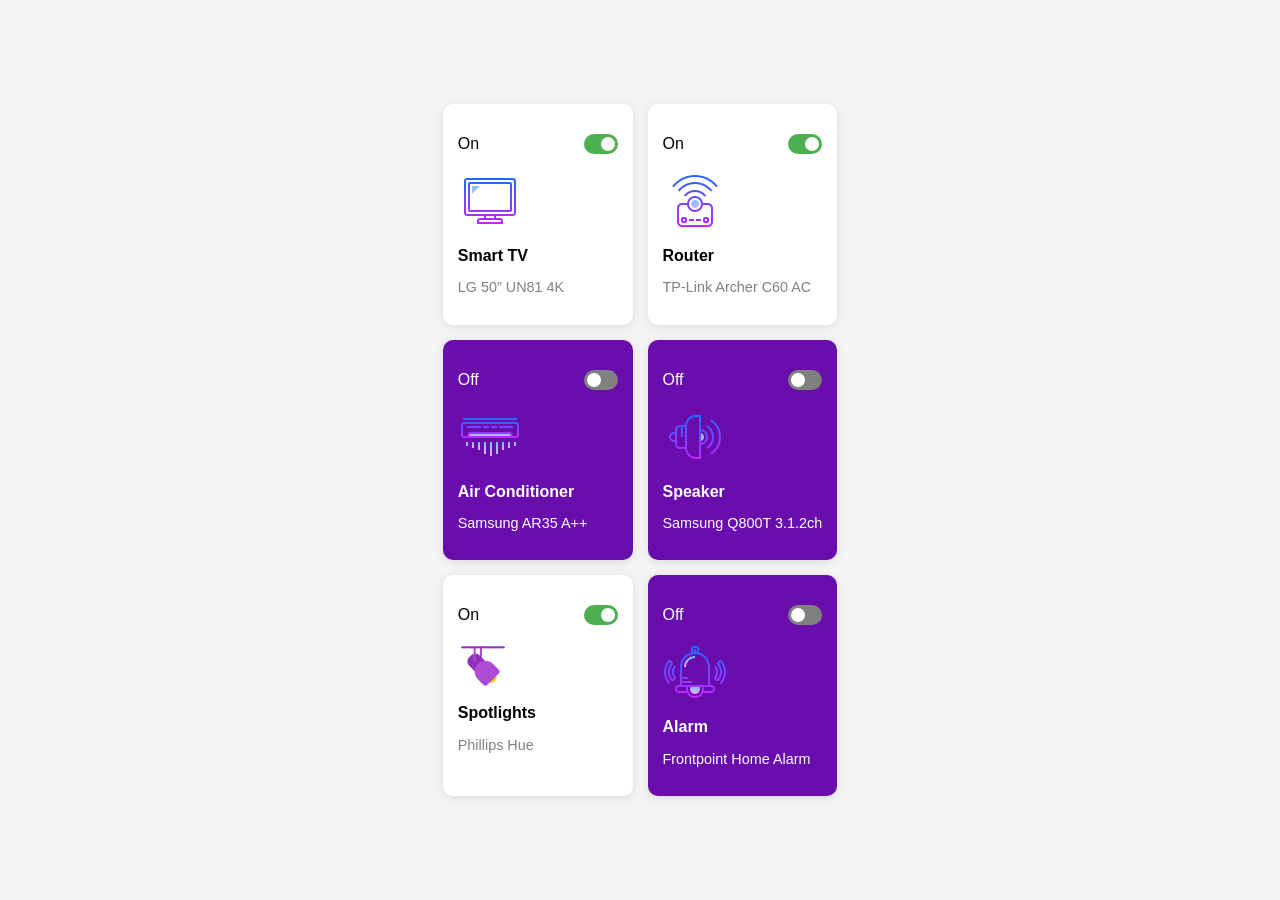
<file: Code/second week/index.html>
<!DOCTYPE html>
<html lang="vi">
    <head>
        <title>Bài tập tuần 2</title>
        <meta charset="UTF-8">
        <meta name="description" content="Re. noahDuong">
        <meta name="keywords" content="Java,CSS,HTML">
        <meta name="viewport" content="width=device-width, initial-scale=1.0">
        <link rel="stylesheet" href="./style.css">
    </head>
    <body>
        <div class="container">
            <div class="device">
                <div class="header">
                    <p class="status">On</p>
                    <label class="switch">
                        <input type="checkbox" checked onchange="toggleDevice(this)">
                        <span class="slider"></span>
                    </label>
                </div>
                <img src="./tv.png" class="icon">
                <p class="title">Smart TV</p>
                <p class="description">LG 50” UN81 4K</p>
                
            </div>
    
            <div class="device">
                <div class="header">
                    <p class="status">On</p>
                    <label class="switch">
                        <input type="checkbox" checked onchange="toggleDevice(this)">
                        <span class="slider"></span>
                    </label>
                </div>
                <img src="./router.png" class="icon">
                <p class="title">Router</p>
                <p class="description">TP-Link Archer C60 AC</p>
            </div>
    
            <div class="device highlight">
                <div class="header">
                    <p class="status">Off</p>
                    <label class="switch">
                        <input type="checkbox" onchange="toggleDevice(this)">
                        <span class="slider"></span>
                    </label>
                </div>
                <img src="./air-conditioner.png" class="icon">
                <p class="title">Air Conditioner</p>
                <p class="description">Samsung AR35 A++</p>
            </div>
    
            <div class="device highlight">
                <div class="header">
                    <p class="status">Off</p>
                    <label class="switch">
                        <input type="checkbox" onchange="toggleDevice(this)">
                        <span class="slider"></span>
                    </label>
                </div>
                <img src="./icons8-speaker-64.png" class="icon">
                <p class="title">Speaker</p>
                <p class="description">Samsung Q800T 3.1.2ch</p>
            </div>
    
            <div class="device">
                <div class="header">
                    <p class="status">On</p>
                    <label class="switch">
                        <input type="checkbox" checked onchange="toggleDevice(this)">
                        <span class="slider"></span>
                    </label>
                </div>
                <img src="./icons8-spotlight-50.png" class="icon">
                <p class="title">Spotlights</p>
                <p class="description">Phillips Hue</p>
            </div>
    
            <div class="device highlight">
                <div class="header">
                    <p class="status">Off</p>
                    <label class="switch">
                        <input type="checkbox" onchange="toggleDevice(this)">
                        <span class="slider"></span>
                    </label>
                </div>
                <img src="./icons8-alarm-64.png" class="icon">
                <p class="title">Alarm</p>
                <p class="description">Frontpoint Home Alarm</p>
            </div>
        </div>
    
        <script>
            function toggleDevice(element) {
                let device = element.closest(".device");
                let statusText = device.querySelector(".status");
    
                if (element.checked) {
                    statusText.textContent = "On";
                    device.classList.remove("highlight");
                } else {
                    statusText.textContent = "Off";
                    device.classList.add("highlight");
                }
            }
        </script>
    </body>
    </html>
</file>
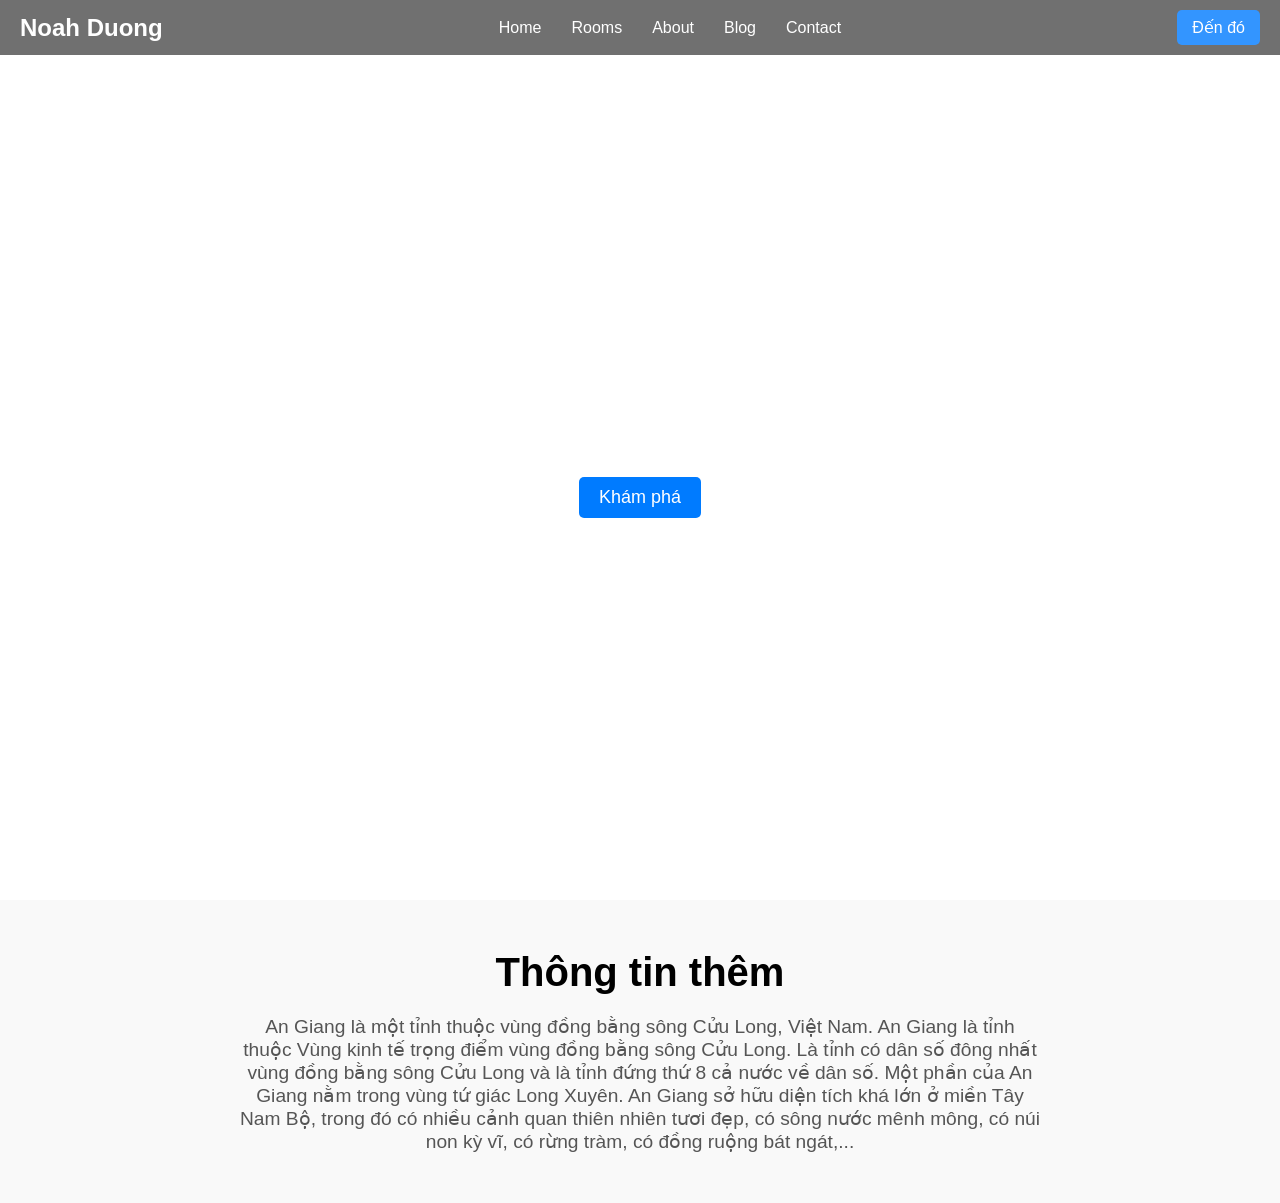
<file: Code/danhlamthangcanh.html>
<!DOCTYPE html>
<html lang="en">
<head>
    <meta charset="UTF-8">
    <meta name="viewport" content="width=device-width, initial-scale=1.0">
    <title>An Giang Province</title>
    <style>
        * {
            margin: 0;
            padding: 0;
            box-sizing: border-box;
        }
        body {
            font-family: Arial, sans-serif;
        }
        .navbar {
            display: flex;
            justify-content: space-between;
            align-items: center;
            background-color: rgba(0, 0, 0, 0.7);
            color: white;
            opacity: 80%;
            padding: 10px 20px;
            position: fixed;
            width: 100%;
            z-index: 1000;
        }
        .navbar ul {
            display: flex;
            list-style: none;
        }
        .navbar ul li {
            margin: 0 15px;
        }
        .navbar ul li a {
            text-decoration: none;
            color: white;
            font-size: 16px;
        }
        .navbar ul li a:hover {
            text-decoration: underline;
        }
        .navbar .cta {
            background-color: #007BFF;
            color: white;
            padding: 8px 15px;
            border-radius: 5px;
            text-decoration: none;
        }
        .navbar .cta:hover {
            background-color: #0056b3;
        }
        .hero {
            height: 100vh;
            background: url('https://i.pinimg.com/1200x/50/e3/5c/50e35c94c65d6cdc059b5c6225f723fd.jpg') center/cover no-repeat;
            color: white;
            display: flex;
            justify-content: center;
            align-items: center;
            text-align: center;
            flex-direction: column;
        }
        .hero h1 {
            font-size: 4rem;
            margin-bottom: 20px;
        }
        .hero p {
            font-size: 1.5rem;
            margin-bottom: 30px;
        }
        .hero button {
            background-color: #007BFF;
            color: white;
            padding: 10px 20px;
            font-size: 18px;
            border: none;
            border-radius: 5px;
            cursor: pointer;
        }
        .hero button:hover {
            background-color: #0056b3;
        }
        .about {
            padding: 50px 20px;
            text-align: center;
            background-color: #f9f9f9;
        }
        .about h2 {
            font-size: 2.5rem;
            margin-bottom: 20px;
        }
        .about p {
            font-size: 1.2rem;
            color: #555;
            max-width: 800px;
            margin: 0 auto;
        }
    </style>
</head>
<body>
    <div class="navbar">
        <div class="logo">
            <h2>Noah Duong</h2>
        </div>
        <ul>
            <li><a href="#">Home</a></li>
            <li><a href="#">Rooms</a></li>
            <li><a href="#">About</a></li>
            <li><a href="#">Blog</a></li>
            <li><a href="#">Contact</a></li>
        </ul>
        <a class="cta" href="#">Đến đó</a>
    </div>

    <div class="hero">
        <h1>An Giang</h1>
        <button>Khám phá</button>
    </div>

    <section class="about">
        <h2>Thông tin thêm</h2>
        <p>An Giang là một tỉnh thuộc vùng đồng bằng sông Cửu Long, Việt Nam.

            An Giang là tỉnh thuộc Vùng kinh tế trọng điểm vùng đồng bằng sông Cửu Long. Là tỉnh có dân số đông nhất vùng đồng bằng sông Cửu Long và là tỉnh đứng thứ 8 cả nước về dân số. Một phần của An Giang nằm trong vùng tứ giác Long Xuyên.
            
            An Giang sở hữu diện tích khá lớn ở miền Tây Nam Bộ, trong đó có nhiều cảnh quan thiên nhiên tươi đẹp, có sông nước mênh mông, có núi non kỳ vĩ, có rừng tràm, có đồng ruộng bát ngát,...</p>
    </section>
</body>
</html>
</file>
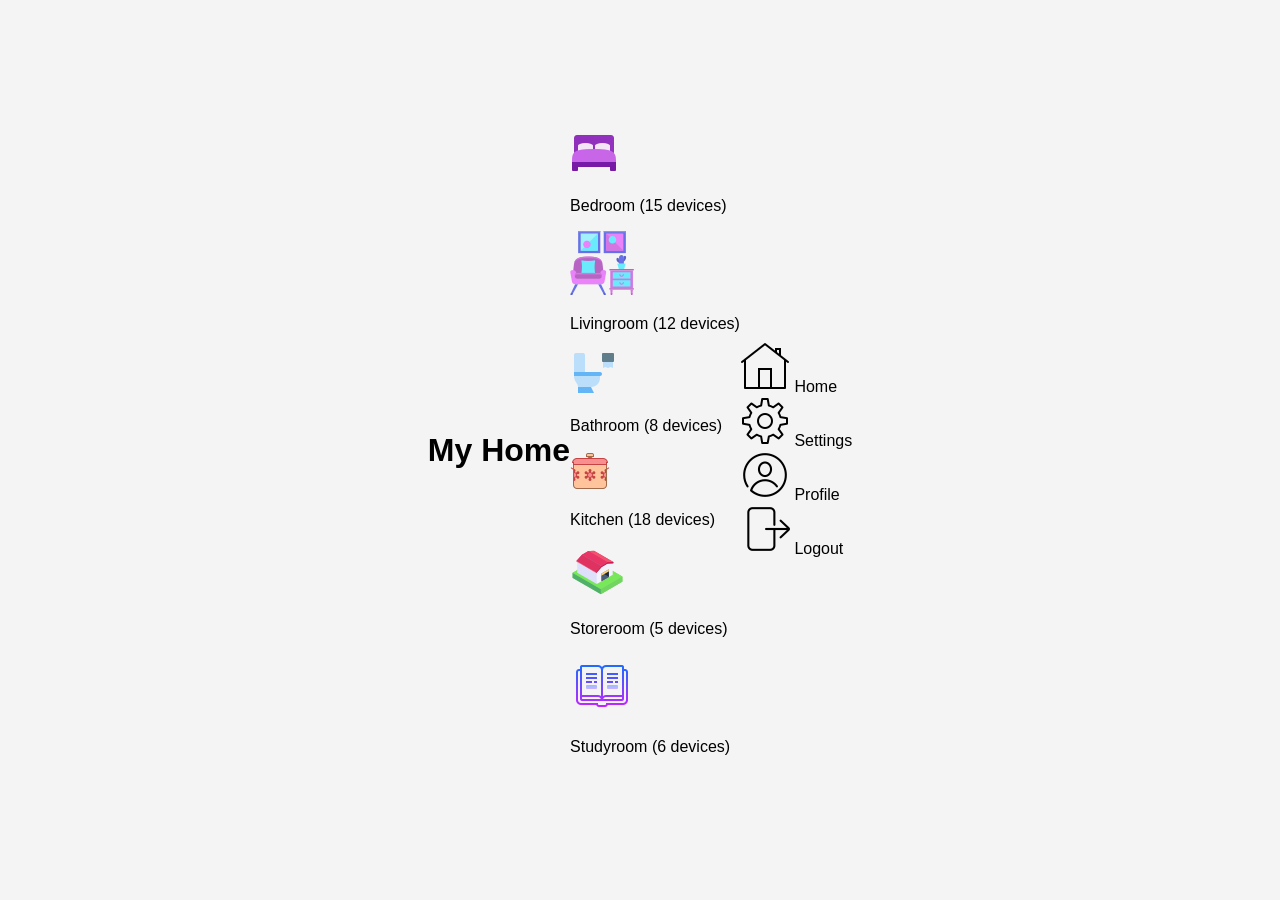
<file: Code/second week/smarthome.html>
<!DOCTYPE html> 
<html lang="vi">
<head>
    <title>Smart Home</title>
    <meta charset="UTF-8">
    <meta name="viewport" content="width=device-width, initial-scale=1.0">
    <link rel="stylesheet" href="style.css">
    <script>
        function showDevices(room) {
            window.location.href = './index.html';
        }            
    </script>
</head>
<body>
    <h1 class="title">My Home</h1>
    <div class="room-container">
        <div class="room" onclick="showDevices('Bedroom')">
            <img src="[data-uri]" alt="Bedroom" class="icon">
            <p>Bedroom (15 devices)</p>
        </div>
        <div class="room" onclick="showDevices('Livingroom')">
            <img src="[data-uri]" alt="Livingroom">
            <p>Livingroom (12 devices)</p>
        </div>
        <div class="room" onclick="showDevices('Bathroom')">
            <img src="[data-uri]" alt="Bathroom">
            <p>Bathroom (8 devices)</p>
        </div>
        <div class="room" onclick="showDevices('Kitchen')">
            <img src="[data-uri]" alt="Kitchen">
            <p>Kitchen (18 devices)</p>
        </div>
        <div class="room" onclick="showDevices('Storeroom')">
            <img src="[data-uri]" alt="Storeroom">
            <p>Storeroom (5 devices)</p>
        </div>
        <div class="room" onclick="showDevices('Studyroom')">
            <img src="[data-uri]" alt="Studyroom">
            <p>Studyroom (6 devices)</p>
        </div>
    </div>
    <div class="taskbar">
        <div class="taskbar-item">
            <img src="[data-uri]" alt="Home" class="taskbar-icon">
            <span>Home</span>
        </div>
        <div class="taskbar-item">
            <img src="[data-uri]" alt="Settings" class="taskbar-icon">
            <span>Settings</span>
        </div>
        <div class="taskbar-item">
            <img src="[data-uri]" alt="Profile" class="taskbar-icon">
            <span>Profile</span>
        </div>
        <div class="taskbar-item">
            <img src="[data-uri]" alt="Logout" class="taskbar-icon">
            <span>Logout</span>
        </div>
    </div>
</div>
</body>
</html>
</file>
<file: Code/second week/style.css>
body {
    font-family: Arial, sans-serif;
    background-color: #f4f4f4;
    display: flex;
    justify-content: center;
    align-items: center;
    height: 100vh;
    margin: 0;
}

.container {
    display: grid;
    grid-template-columns: repeat(2, 1fr);
    gap: 15px;
    max-width: 500px;
}

.device {
    background: white;
    padding: 15px;
    border-radius: 10px;
    box-shadow: 0px 2px 10px rgba(0, 0, 0, 0.1);
    text-align: left;
    position: relative;
    transition: background 0.3s;
}

.device.highlight {
    background: #6a0dad;
    color: white;
}

.device .header {
    display: flex;
    justify-content: space-between;
    align-items: center;
}

.device .title {
    font-weight: bold;
    margin: 10px 0 5px;
}

.device .description {
    font-size: 0.9em;
    color: gray;
}

.device.highlight .description {
    color: white;
}

.switch {
    position: relative;
    display: inline-block;
    width: 34px;
    height: 20px;
}

.switch input {
    opacity: 0;
    width: 0;
    height: 0;
}

.slider {
    position: absolute;
    cursor: pointer;
    top: 0;
    left: 0;
    right: 0;
    bottom: 0;
    background-color: gray;
    border-radius: 20px;
    transition: 0.3s;
}

.slider:before {
    position: absolute;
    content: "";
    height: 14px;
    width: 14px;
    left: 3px;
    bottom: 3px;
    background-color: white;
    border-radius: 50%;
    transition: 0.3s;
}

input:checked + .slider {
    background-color: #4CAF50;
}

input:checked + .slider:before {
    transform: translateX(14px);
}
</file>
